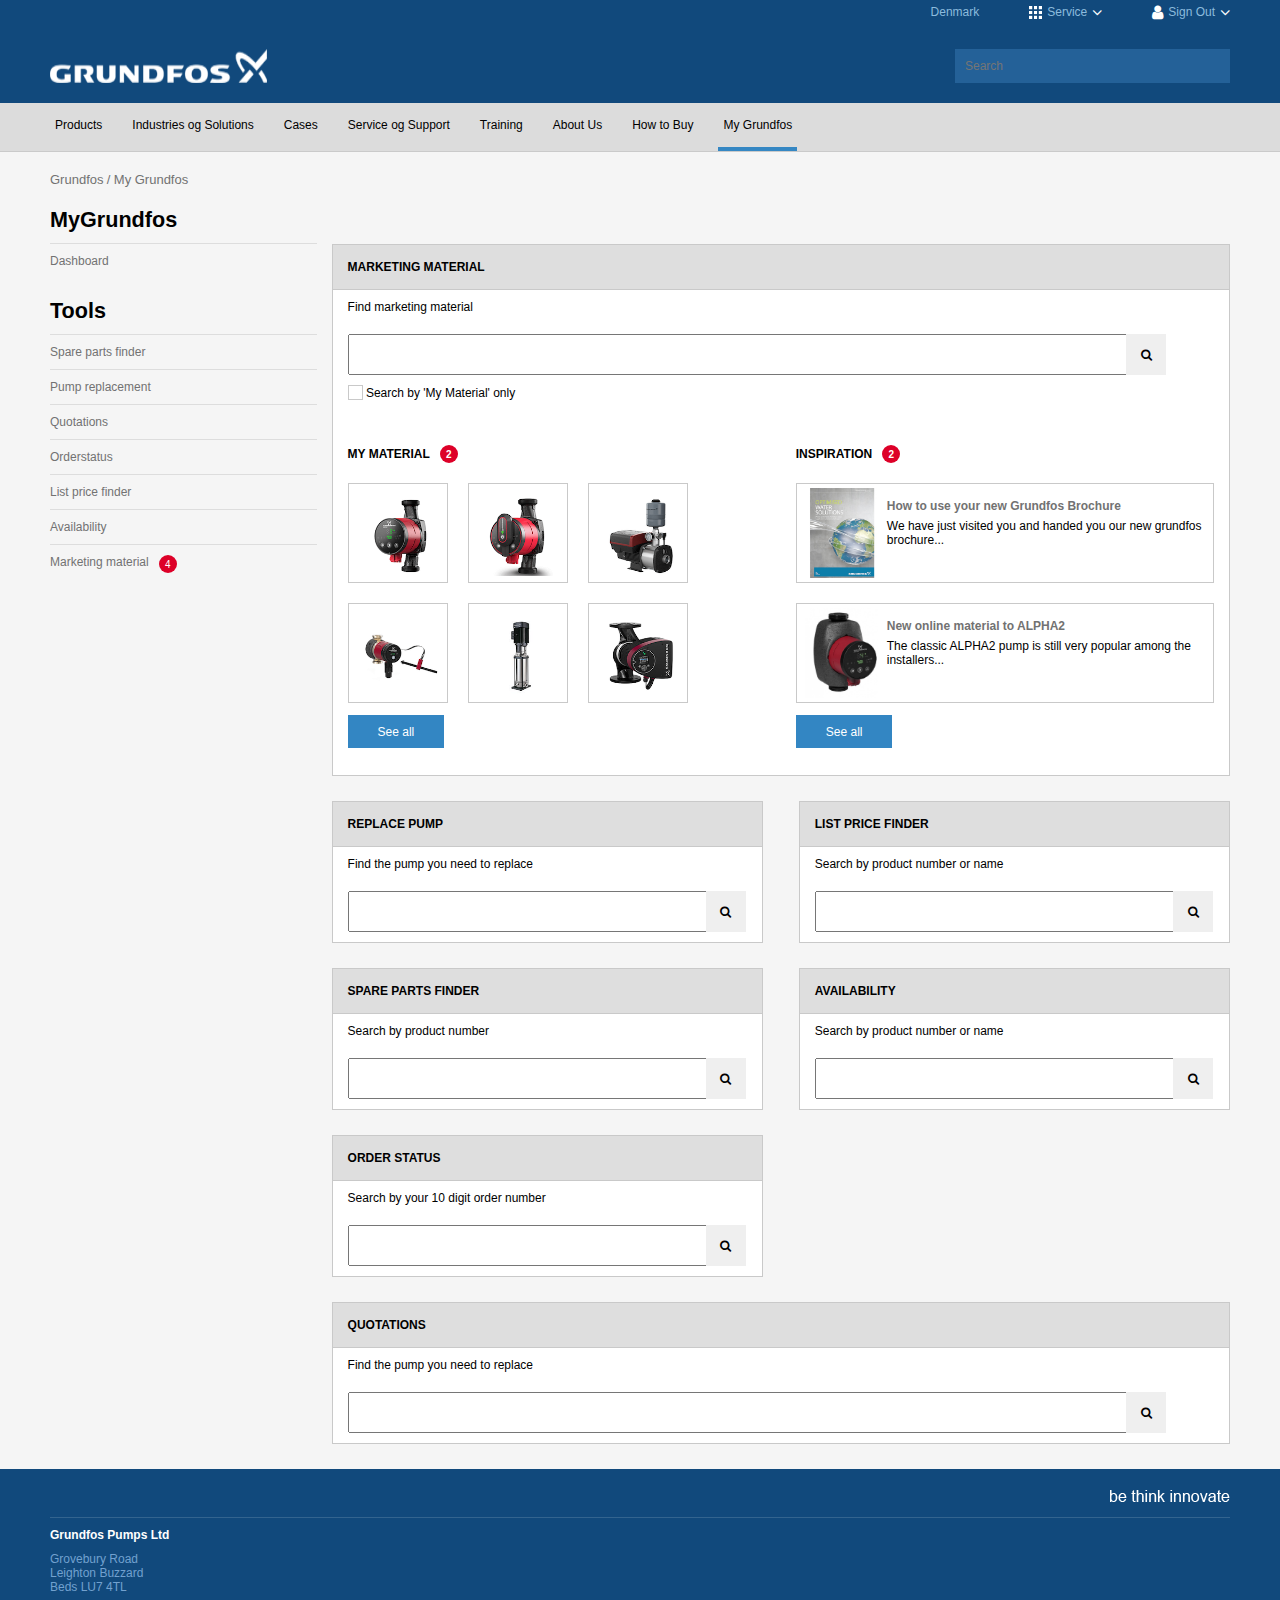
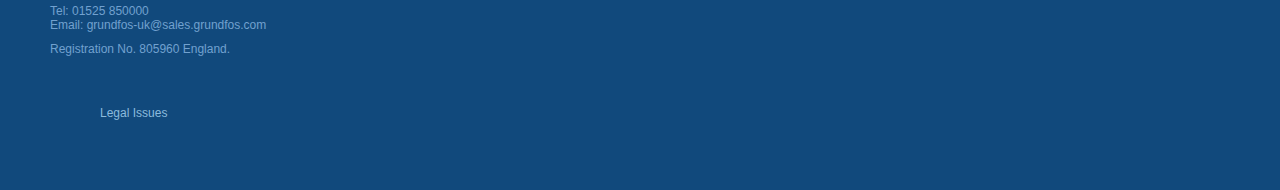
<file: index.html>
<!DOCTYPE html>
<html>
<head>
    <meta charset="utf-8">
    <title>My Grundfos</title>
    <link rel="stylesheet" href="css/skabelon.min.css">
    <link rel="stylesheet" href="css/mystyle.min.css">
    <link rel="stylesheet" href="fontawesome/scss/font-awesome.min.css">
</head>
<body>
  <header>
    <section class="top">
      <ul>
        <li>Denmark</li>
        <li><img src="img/grid-icon.png" alt="grid icon">Service <i class="fa fa-angle-down fa-lg" aria-hidden="true"></i></li>
        <li><i class="fa fa-user fa-lg" aria-hidden="true"></i>Sign Out <i class="fa fa-angle-down fa-lg" aria-hidden="true"></i></li>
      </ul>
    </section>
    <section class="bottom">
      <img src="img/grundfoslogo.png" alt="grundfos logo">
      <input type="text" placeholder="Search">
    </section>
  </header>

  <nav class="mainNav">
    <ul>
      <li>Products</li>
      <li>Industries og Solutions</li>
      <li>Cases</li>
      <li>Service og Support</li>
      <li>Training</li>
      <li>About Us</li>
      <li>How to Buy</li>
      <li class="active"><a href="index.html">My Grundfos</a></li>
    </ul>
  </nav>

  <section class="breadcrumbs">
    <a href="">Grundfos</a>
    <span>/</span>
    <a href="index.html">My Grundfos</a>
  </section>

    <section class="main-content">
      <aside>
        <h1>MyGrundfos</h1>
        <nav class="sideNav">
          <ul>
            <li><a href="index.html">Dashboard</a></li>
          </ul>
        </nav>

        <h2>Tools</h2>
        <nav class="sideNav">
          <ul>
            <li>Spare parts finder</li>
            <li>Pump replacement</li>
            <li>Quotations</li>
            <li>Orderstatus</li>
            <li>List price finder</li>
            <li>Availability</li>
            <li><a href="marketing.php">Marketing material</a><span class="h4-notifikation">4</span></li>
          </ul>
        </nav>
      </aside>

      <main>
        <section class="module large-module">
          <h3>Marketing Material</h3>
          <p>Find marketing material</p>
          <article class="module-search">
            <input type="text">
            <button class="iconButton"><i class="fa fa-search" aria-hidden="true"></i></button>
          </article>
          <input type="checkbox" name="search-my-material" class="search-my-material"> <label for="search-my-material">Search by 'My Material' only</label>
          <section class="marketing-module-flex">
            <article class="marketing-module-myMaterial">
              <h4>my material <span class="h4-notifikation">2</span></h4>
              <section class="img-grid">
                <section class="img-wrapper">
                  <img src="img/products/alpha2.png" alt="ALPHA2">
                  <div class="notifikation">2</div>
                </section>
                <section class="img-wrapper">
                  <img src="img/products/alpha3.png" alt="ALPHA3">
                </section>
                <section class="img-wrapper">
                  <img src="img/products/cmbe.png" alt="CMBE">
                </section>
                <section class="img-wrapper">
                  <img src="img/products/comfort.png" alt="CONLIFT">
                </section>
                <section class="img-wrapper">
                  <img src="img/products/crn.png" alt="CRN">
                </section>
                <section class="img-wrapper">
                  <img src="img/products/magna3.png" alt="MAGNA3">
                </section>
              </section>
              <button class="secondaryAction">See all</button>
            </article>
            <article class="marketing-module-inspiration">
              <h4>inspiration <span class="h4-notifikation">2</span></h4>
              <article class="inspiration-box">
                <img src="img/grundfosWaterUtilityRangeBrochure.jpg" alt="Grundfos Brochure">
                <section class="inspiration-box-text">
                  <p>How to use your new Grundfos Brochure</p>
                  <p>We have just visited you and handed you our new grundfos brochure...</p>
                </section>
                <button class="secondaryAction">read more</button>
              </article>
              <article class="inspiration-box">
                <img src="img/ALPHA2.jpg" alt="ALPHA2">
                <section class="inspiration-box-text">
                  <p>New online material to ALPHA2</p>
                  <p>The classic ALPHA2 pump is still very popular among the installers...</p>
                </section>
                <button class="secondaryAction">read more</button>
              </article>
              <button class="secondaryAction">See all</button>
            </article>
          </section>
        </section>

        <section class="module">
          <h3>Replace Pump</h3>
          <p>Find the pump you need to replace</p>
          <article class="module-search">
            <input type="text">
            <button class="iconButton"><i class="fa fa-search" aria-hidden="true"></i></button>
          </article>
        </section>

        <section class="module">
          <h3>List price finder</h3>
          <p>Search by product number or name</p>
          <article class="module-search">
            <input type="text">
            <button class="iconButton"><i class="fa fa-search" aria-hidden="true"></i></button>
          </article>
        </section>

        <section class="module">
          <h3>spare parts finder</h3>
          <p>Search by product number</p>
          <article class="module-search">
            <input type="text">
            <button class="iconButton"><i class="fa fa-search" aria-hidden="true"></i></button>
          </article>
        </section>

        <section class="module">
          <h3>availability</h3>
          <p>Search by product number or name</p>
          <article class="module-search">
            <input type="text">
            <button class="iconButton"><i class="fa fa-search" aria-hidden="true"></i></button>
          </article>
        </section>

        <section class="module">
          <h3>order status</h3>
          <p>Search by your 10 digit order number</p>
          <article class="module-search">
            <input type="text">
            <button class="iconButton"><i class="fa fa-search" aria-hidden="true"></i></button>
          </article>
        </section>

        <section class="module large-module">
          <h3>quotations</h3>
          <p>Find the pump you need to replace</p>
          <article class="module-search">
            <input type="text">
            <button class="iconButton"><i class="fa fa-search" aria-hidden="true"></i></button>
          </article>
        </section>
      </main>
    </section>

    <footer>
      <section class="be-think-innovate">
        <img src="img/bethinkinnovate.png" alt="Be Think Innovate">
      </section>

      <section class="contact">
        <h4>Grundfos Pumps Ltd</h4>
        <ul>
          <li>Grovebury Road</li>
          <li>Leighton Buzzard</li>
          <li>Beds LU7 4TL</li>
        </ul>
        <ul>
          <li>Tel: 01525 850000</li>
          <li>Email: grundfos-uk@sales.grundfos.com</li>
        </ul>
        <ul>
          <li>Registration No. 805960 England.</li>
        </ul>
        <a href="">Legal Issues</a>
      </section>
    </footer>

</body>

</html>
</file>
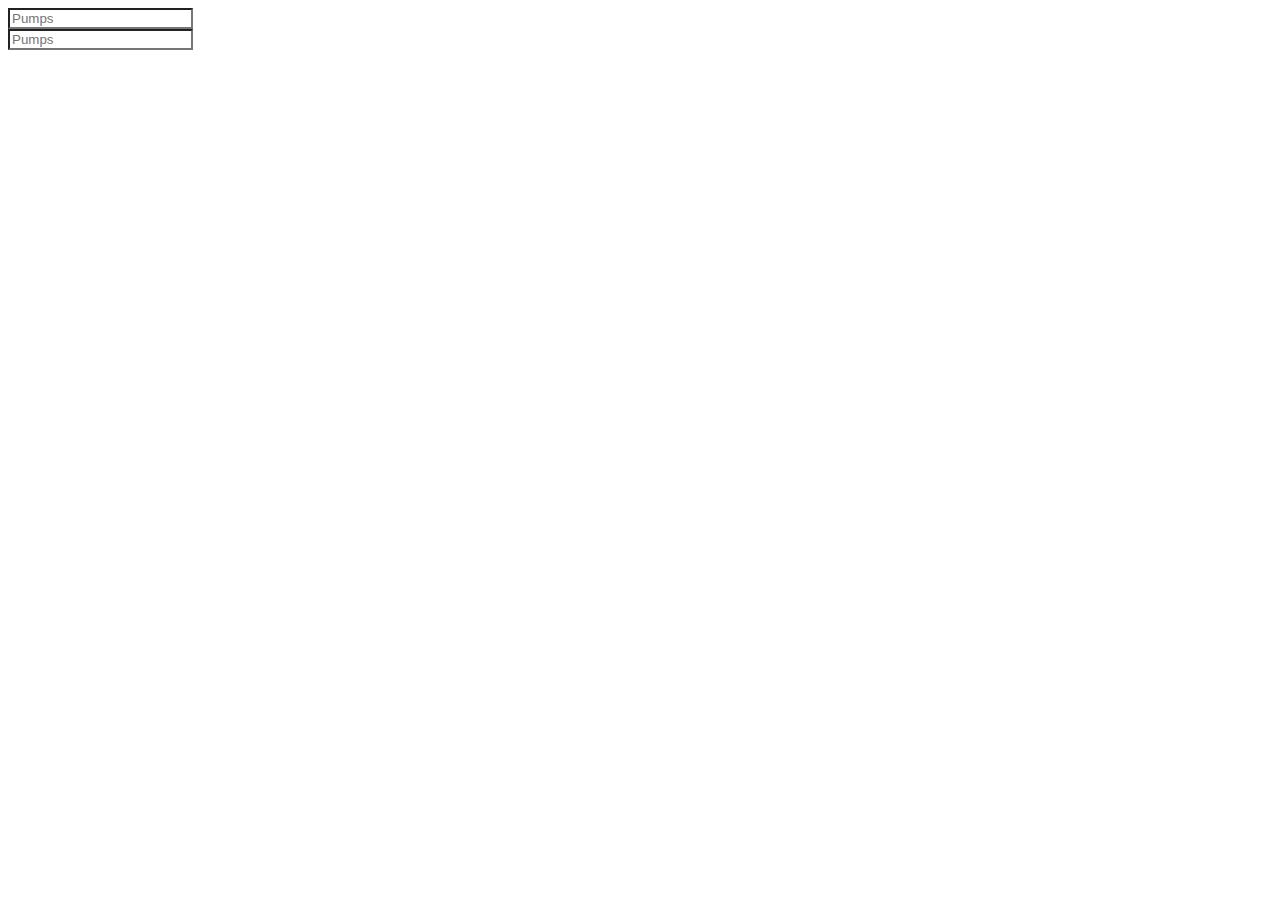
<file: typeahead_test/index.html>
<!DOCTYPE html>
<html>
  <head>
    <meta charset="utf-8">
    <title>typeahead</title>

    <style media="screen">
      tt-menu {
        background-color: grey;
        border: 1px solid black;
        padding: 10px;
      }
    </style>

  </head>
  <body>
    <div class="prefetch">
      <input class="typeahead" type="text" placeholder="Pumps">
    </div>

    <div class="prefetch">
      <input class="typeahead" type="text" placeholder="Pumps">
    </div>


<script src="https://ajax.googleapis.com/ajax/libs/jquery/3.2.1/jquery.min.js"></script>
<script src="typeahead.js/bloodhound.min.js" charset="utf-8"></script>
<script src="typeahead.js/typeahead.bundle.min.js" charset="utf-8"></script>
<script src="typeahead.js/typeahead.jquery.min.js" charset="utf-8"></script>
<script type="text/javascript">
var pumps = new Bloodhound({
  datumTokenizer: Bloodhound.tokenizers.whitespace,
  queryTokenizer: Bloodhound.tokenizers.whitespace,
  // url points to a json file that contains an array of country names, see
  // https://github.com/twitter/typeahead.js/blob/gh-pages/data/countries.json
  prefetch: 'data.json'
  });

  // passing in `null` for the `options` arguments will result in the default
  // options being used
  $('.prefetch .typeahead').typeahead(null, {
  name: 'pumps',
  source: pumps
});
</script>
  </body>
</html>
</file>
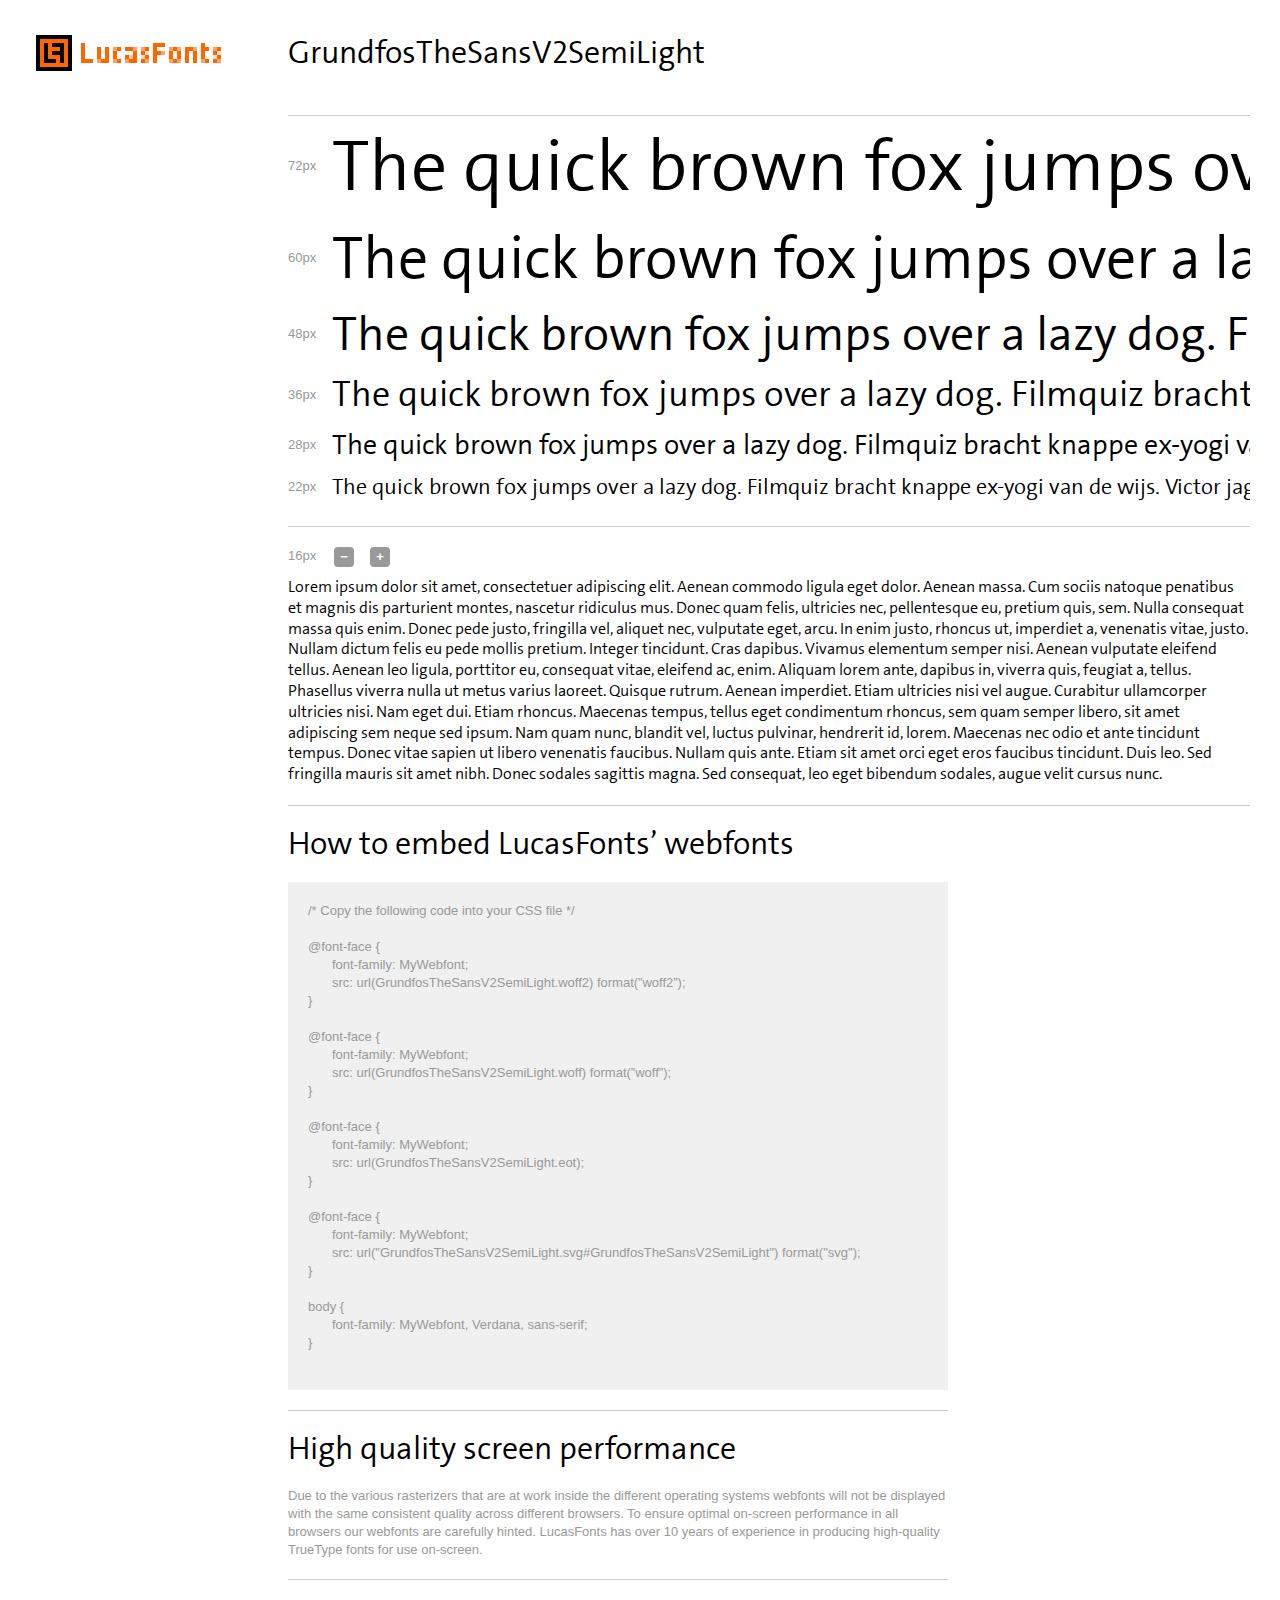
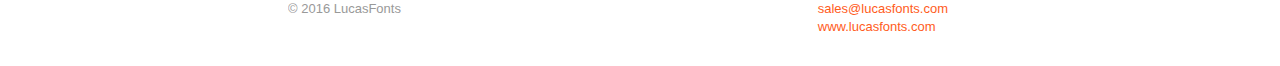
<file: css/GrundfosTheSansV2SemiLight 2.html>
﻿<!DOCTYPE html>
<html>
	<head>
		<meta charset="utf-8">
		<meta name="language" content="en">
				
		<title>GrundfosTheSansV2SemiLight Sample</title>
		
		<style type="text/css">
		<!--
		
			@font-face {
			   font-family: "MyWebfont";
			   src: url(GrundfosTheSansV2SemiLight.woff2) format("woff2");
			}
		
			@font-face {
			   font-family: "MyWebfont";
			   src: url(GrundfosTheSansV2SemiLight.woff) format("woff");
			}
			
			@font-face {
			   font-family: "MyWebfont";
			   src: url(GrundfosTheSansV2SemiLight.eot);
			}
			
			@font-face {
			   font-family: "MyWebfont";
			   src: url("GrundfosTheSansV2SemiLight.svg#GrundfosTheSansV2SemiLight") format("svg");
			}
			
			
			body {
				font-family: MyWebfont, Verdana, sans-serif;
				font-size: 13px;
				line-height: 18px;
				color: #999;
				margin: 0;
				padding: 0 30px 30px 36px;
			}
			
			p { margin: 0; }
			
			p.codeblock { margin-bottom: 18px; }
			
			a { color: #ff5c1c; text-decoration: none; outline: none; }
			
			a:hover, a:active { color: #d24c17; text-decoration: underline; }
			
			span { display: block; }
			
			span.indent { text-indent: 24px; }
			
			h1 { position: relative; width: 192px; height: 36px; text-indent: -9000px; }
			
			h1 a { width: 192px; height: 36px; display: block; }
			
			h2 { margin: 35px 0 44px 0; font-size: 32px; line-height: 36px; color: black; float: left; font-weight: normal; }
			
			h3 { font-size: 32px; line-height: 36px; color: black; margin: 0 0 20px 0; font-weight: normal; }
			
			#sample-wrapper { clear: both; margin: 0 0 0 252px; padding: 0 0 20px 0; border-top: 1px solid #CCCCCC; border-bottom: 1px solid #CCCCCC; overflow: hidden; }
			
			.px72 { line-height: 100px; }
			
			.px72 p.sample { font-size: 72px; }
			
			.px60 { line-height: 84px; }
			
			.px60 p.sample { font-size: 60px; }
			
			.px48 { line-height: 68px; }
			
			.px48 p.sample { font-size: 48px; }
			
			.px36 { line-height: 54px; }
			
			.px36 p.sample { font-size: 36px; }
			
			.px28 { line-height: 46px; }
			
			.px28 p.sample { font-size: 28px; }
			
			.px22 { line-height: 38px; }
			
			.px22 p.sample { font-size: 22px; }
			
			.sample-line { position: relative; }
			
			p.size { width: 44px; position: absolute; font-family: Verdana, sans-serif; }
			
			p.sample { min-width: 100%; position: relative; left: 44px; color: black; white-space: nowrap; }
			
			#pangram-wrapper { margin: 20px 0 0 252px; padding: 0 0 20px 0; border-bottom: 1px solid #CCCCCC; }
			
			#resizer { height: 30px; }
			
			#size-status { width: 30px; height: 30px; float: left; font-family: Verdana, sans-serif; }
			
			p#pangram { font-size: 16px; line-height: 1.3em; color: black; clear: both; }
			
			#minus, #plus { display: block; width: 20px; height: 20px; float: left; margin: 0 0 0 16px; font-family: Verdana, sans-serif; font-weight: bold; background: #999; color: white; line-height: 20px; text-align: center;
			
			 -webkit-border-radius: 4px; -moz-border-radius: 4px; border-radius: 4px; }
			
			#minus:hover, #plus:hover { cursor: pointer; color: white; background: #666; text-decoration: none; }
			
			#minus:active, #plus:active { margin-top: 1px; text-decoration: none; }
			
			.info-wrapper { width: 660px; margin: 20px 0 0 252px; padding: 0 0 20px 0; border-bottom: 1px solid #CCCCCC; }
			
			.info-wrapper p { font-family: Verdana, sans-serif; }
			
			code { display: block; width: 620px; background: #F0F0F0; padding: 20px; font-family: Verdana, sans-serif; overflow: hidden; }
			
			#footer { margin: 20px 0 0 252px; width: 660px; overflow: auto; font-family: Verdana, sans-serif; }
			
			.copyright { float: left; }
			
			.links { float: right; }
			
			.links a { display: block; }
			
			/*********** LOGO **************/
			
			#logo { width: 192px; height: 36px; float: left; position: relative; margin: 35px 60px 0 0; }
			
			#logo div {	position: absolute; overflow: hidden; }
			
			.black { background: black; }
			
			.orange { background: #ff6600; }
			
			.sub1 { width: 4px; height: 4px; background: #ffa366; }
			
			.sub2 { width: 4px; height: 4px; background: #ffc299; }
			
			.sub3 { width: 4px; height: 4px; background: #ffe1cc; }
			
			.lf1 { width: 36px; height: 36px; }
			
			.lf2 { width: 28px; height: 28px; top: 4px; left: 4px; }
			
			.l1 { width: 4px; height: 16px; top: 8px; left: 8px; }
			
			.l2 { width: 12px; height: 4px; top: 24px; left: 8px; }
			
			.f1 { width: 12px; height: 4px; top: 8px; left: 16px; }
			
			.f2 { width: 12px; height: 4px; top: 16px; left: 16px; }
			
			.f3 { width: 4px; height: 16px; top: 12px; left: 24px; }
			
			.l3 { width: 4px; height: 20px; top: 8px; left: 45px; }
			
			.l4 { width: 8px; height: 4px; top: 24px; left: 49px; }
			
			.u1 { width: 4px; height: 16px; top: 12px; left: 61px; }
			
			.u2 { width: 4px; height: 4px; top: 24px; left: 65px; }
			
			.u3 { width: 4px; height: 16px; top: 12px; left: 69px; }
			
			.u4 { top: 24px; left: 61px; }
			
			.c1 { width: 4px; height: 16px; top: 12px; left: 77px; }
			
			.c2 { width: 4px; height: 4px; top: 12px; left: 81px; }
			
			.c3 { width: 4px; height: 4px; top: 24px; left: 81px; }
			
			.c4 { top: 12px; left: 77px; }
			
			.c5 { top: 24px; left: 77px; }
			
			.a1 { width: 12px; height: 4px; top: 12px; left: 89px; }
			
			.a2 { width: 4px; height: 4px; top: 16px; left: 97px; }
			
			.a3 { width: 12px; height: 8px; top: 20px; left: 89px; }
			
			.a4 { top: 24px; left: 89px; }
			
			.a5 { top: 20px; left: 93px; }
			
			.a6 { top: 12px; left: 97px; }
			
			.s1 { width: 8px; height: 16px; top: 12px; left: 105px; }
			
			.s2 { top: 12px; left: 105px; }
			
			.s3 { top: 20px; left: 105px; }
			
			.s4 { top: 16px; left: 109px; }
			
			.s5 { top: 24px; left: 109px; }
			
			.f4 { width: 4px; height: 20px; top: 8px; left: 117px; }
			
			.f5 { width: 8px; height: 4px; top: 8px; left: 121px; }
			
			.f6 { width: 4px; height: 4px; top: 16px; left: 121px; }
			
			.f7 { top: 16px; left: 125px; }
			
			.o1 { width: 4px; height: 16px; top: 12px; left: 133px; }
			
			.o2 { width: 4px; height: 4px; top: 12px; left: 137px; }
			
			.o3 { width: 4px; height: 4px; top: 24px; left: 137px; }
			
			.o4 { width: 4px; height: 16px; top: 12px; left: 141px; }
			
			.o5 { top: 12px; left: 133px; }
			
			.o6 { top: 24px; left: 133px; }
			
			.o7 { top: 12px; left: 141px; }
			
			.o8 { top: 24px; left: 141px; }
			
			.n1 { width: 4px; height: 16px; top: 12px; left: 149px; }
			
			.n2 { width: 4px; height: 4px; top: 12px; left: 153px; }
			
			.n3 { width: 4px; height: 16px; top: 12px; left: 157px; }
			
			.n4 { top: 12px; left: 157px; }
			
			.t1 { width: 8px; height: 4px; top: 12px; left: 165px; }
			
			.t2 { width: 4px; height: 20px; top: 8px; left: 165px; }
			
			.t3 { width: 8px; height: 4px; top: 24px; left: 165px; }
			
			.t4 { top: 24px; left: 165px; }
			
			.s6 { width: 8px; height: 16px; top: 12px; left: 177px; }
			
			.s7 { top: 12px; left: 177px; }
			
			.s8 { top: 20px; left: 177px; }
			
			.s9 { top: 16px; left: 181px; }
			
			.s10 { top: 24px; left: 181px; }
		
		-->
		</style>
		<script type="text/javascript">
		//<![CDATA[
		
			var textSize = 16;
			
			window.onload = function() {
				var minusButton = document.createElement("a");
				minusButton.id ="minus";
				minusButton.href = "javascript:void(0)";
				minusButton.innerHTML = "−";
				document.getElementById('resizer').appendChild(minusButton);
				
				var plusButton = document.createElement("a");
				plusButton.id ="plus";
				plusButton.href = "javascript:void(0)";
				plusButton.innerHTML = "+";
				document.getElementById('resizer').appendChild(plusButton);
				
				minusButton.onclick = reduceText;
				plusButton.onclick = enlargeText;
			}
			
			function reduceText(){
				if (textSize >= 10){
					textSize -= 2;
					var newSize = textSize + "px";
			    	document.getElementById("pangram").style.fontSize = newSize;
			    	document.getElementById("size-status").innerHTML = newSize;
			    }
			}
		
			function enlargeText(){
				textSize += 2;
				var newSize = textSize + "px";
			    document.getElementById("pangram").style.fontSize = newSize;
			    document.getElementById("size-status").innerHTML = newSize;
			}		
					
		//]]>
		</script>
		
	</head>
	<body>
		<div id="logo">
			<div class="lf1 black"></div>
			<div class="lf2 orange"></div>
			<div class="l1 black"></div>
			<div class="l2 black"></div>
			<div class="f1 black"></div>
			<div class="f2 black"></div>
			<div class="f3 black"></div>
			<div class="l3 orange"></div>
			<div class="l4 orange"></div>
			<div class="u1 orange"></div>
			<div class="u2 orange"></div>
			<div class="u3 orange"></div>
			<div class="u4 sub1"></div>
			<div class="c1 orange"></div>
			<div class="c2 orange"></div>
			<div class="c3 orange"></div>
			<div class="c4 sub1"></div>
			<div class="c5 sub1"></div>
			<div class="a1 orange"></div>
			<div class="a2 orange"></div>
			<div class="a3 orange"></div>
			<div class="a4 sub1"></div>
			<div class="a5 sub2"></div>
			<div class="a6 sub1"></div>
			<div class="s1 orange"></div>
			<div class="s2 sub1"></div>
			<div class="s3 sub3"></div>
			<div class="s4 sub3"></div>
			<div class="s5 sub1"></div>
			<div class="f4 orange"></div>
			<div class="f5 orange"></div>
			<div class="f6 orange"></div>
			<div class="f7 sub1"></div>
			<div class="o1 orange"></div>
			<div class="o2 orange"></div>
			<div class="o3 orange"></div>
			<div class="o4 orange"></div>
			<div class="o5 sub1"></div>
			<div class="o6 sub1"></div>
			<div class="o7 sub1"></div>
			<div class="o8 sub1"></div>
			<div class="n1 orange"></div>
			<div class="n2 orange"></div>
			<div class="n3 orange"></div>
			<div class="n4 sub1"></div>
			<div class="t1 orange"></div>
			<div class="t2 orange"></div>
			<div class="t3 orange"></div>
			<div class="t4 sub1"></div>
			<div class="s6 orange"></div>
			<div class="s7 sub1"></div>
			<div class="s8 sub3"></div>
			<div class="s9 sub3"></div>
			<div class="s10 sub1"></div>
			<h1><a href="http:lucasfonts.com">LucasFonts</a></h1>
		</div>
		<h2>GrundfosTheSansV2SemiLight</h2>
		<div id="sample-wrapper">
			<div class="sample-line px72">
				<p class="size">72px</p>
				<p class="sample">The quick brown fox jumps over a lazy dog. Filmquiz bracht knappe ex-yogi van de wijs. Victor jagt zwölf Boxkämpfer quer über den großen Sylter Deich.</p>
			</div>
			<div class="sample-line px60">
				<p class="size">60px</p>
				<p class="sample">The quick brown fox jumps over a lazy dog. Filmquiz bracht knappe ex-yogi van de wijs. Victor jagt zwölf Boxkämpfer quer über den großen Sylter Deich.</p>
			</div>
			<div class="sample-line px48">
				<p class="size">48px</p>
				<p class="sample">The quick brown fox jumps over a lazy dog. Filmquiz bracht knappe ex-yogi van de wijs. Victor jagt zwölf Boxkämpfer quer über den großen Sylter Deich.</p>
			</div>
			<div class="sample-line px36">
				<p class="size">36px</p>
				<p class="sample">The quick brown fox jumps over a lazy dog. Filmquiz bracht knappe ex-yogi van de wijs. Victor jagt zwölf Boxkämpfer quer über den großen Sylter Deich..</p>
			</div>
			<div class="sample-line px28">
				<p class="size">28px</p>
				<p class="sample">The quick brown fox jumps over a lazy dog. Filmquiz bracht knappe ex-yogi van de wijs. Victor jagt zwölf Boxkämpfer quer über den großen Sylter Deich.</p>
			</div>
			<div class="sample-line px22">
				<p class="size">22px</p>
				<p class="sample">The quick brown fox jumps over a lazy dog. Filmquiz bracht knappe ex-yogi van de wijs. Victor jagt zwölf Boxkämpfer quer über den großen Sylter Deich.</p>
			</div>
		</div>
		<div id="pangram-wrapper">
			<div id="resizer">
				<div id="size-status">16px</div>
			</div>
			<p id="pangram">Lorem ipsum dolor sit amet, consectetuer adipiscing elit. Aenean commodo ligula eget dolor. Aenean massa. Cum sociis natoque penatibus et magnis dis parturient montes, nascetur ridiculus mus. Donec quam felis, ultricies nec, pellentesque eu, pretium quis, sem. Nulla consequat massa quis enim. Donec pede justo, fringilla vel, aliquet nec, vulputate eget, arcu. In enim justo, rhoncus ut, imperdiet a, venenatis vitae, justo. Nullam dictum felis eu pede mollis pretium. Integer tincidunt. Cras dapibus. Vivamus elementum semper nisi. Aenean vulputate eleifend tellus. Aenean leo ligula, porttitor eu, consequat vitae, eleifend ac, enim. Aliquam lorem ante, dapibus in, viverra quis, feugiat a, tellus. Phasellus viverra nulla ut metus varius laoreet. Quisque rutrum. Aenean imperdiet. Etiam ultricies nisi vel augue. Curabitur ullamcorper ultricies nisi. Nam eget dui. Etiam rhoncus. Maecenas tempus, tellus eget condimentum rhoncus, sem quam semper libero, sit amet adipiscing sem neque sed ipsum. Nam quam nunc, blandit vel, luctus pulvinar, hendrerit id, lorem. Maecenas nec odio et ante tincidunt tempus. Donec vitae sapien ut libero venenatis faucibus. Nullam quis ante. Etiam sit amet orci eget eros faucibus tincidunt. Duis leo. Sed fringilla mauris sit amet nibh. Donec sodales sagittis magna. Sed consequat, leo eget bibendum sodales, augue velit cursus nunc.</p>
		</div>
		<div class="info-wrapper">
			<h3>How to embed LucasFonts’ webfonts</h3>
			<code>
			<p class="codeblock">/* Copy the following code into your CSS file */</p>

			<p class="codeblock">
				<span>@font-face {</span>
	  			<span class="indent">font-family: MyWebfont;</span>
  				<span class="indent">src: url(GrundfosTheSansV2SemiLight.woff2) format(”woff2”);</span>
				}
			</p>
			
			<p class="codeblock">
				<span>@font-face {</span>
	  			<span class="indent">font-family: MyWebfont;</span>
  				<span class="indent">src: url(GrundfosTheSansV2SemiLight.woff) format(”woff”);</span>
				}
			</p>
			
			<p class="codeblock">
				<span>@font-face {</span>
  				<span class="indent">font-family: MyWebfont;</span>
  				<span class="indent">src: url(GrundfosTheSansV2SemiLight.eot);</span>
				}
			</p>
			
			<p class="codeblock">
				<span>@font-face {</span>
  				<span class="indent">font-family: MyWebfont;</span>
  				<span class="indent">src: url("GrundfosTheSansV2SemiLight.svg#GrundfosTheSansV2SemiLight") format("svg");</span>
				}
			</p>
			
			<p class="codeblock">
				<span>body {</span>
	  			<span class="indent">font-family: MyWebfont, Verdana, sans-serif;</span>
				}
			</p>
			
			</code>
		</div>
		<div class="info-wrapper">
			<h3>High quality screen performance</h3>
			<p>Due to the various rasterizers that are at work inside the different operating systems webfonts will not be displayed with the same consistent quality across different browsers. To ensure optimal on-screen performance in all browsers our webfonts are carefully hinted. LucasFonts has over 10 years of experience in producing high-quality TrueType fonts for use on-screen.</p>
		</div>
		<div id="footer">
			<p class="copyright">© 2016 LucasFonts</p>
			<p class="links">
				<a href="mailto:sales@lucasfonts.com">sales@lucasfonts.com</a>
				<a href="http://lucasfonts.com">www.lucasfonts.com</a>
			</p>
		</div>
	</body>
</html>
</file>
<file: css/skabelon.min.css>
﻿*{margin:0;padding:0;-webkit-box-sizing:border-box;box-sizing:border-box}*:focus{outline:none}@font-face{font-family:MyWebfont;src:url(GrundfosTheSansV2SemiLight.woff2) format(”woff2”)}@font-face{font-family:MyWebfont;src:url(GrundfosTheSansV2SemiLight.woff) format(”woff”)}@font-face{font-family:MyWebfont;src:url(GrundfosTheSansV2SemiLight.eot)}@font-face{font-family:MyWebfont;src:url("GrundfosTheSansV2SemiLight.svg#GrundfosTheSansV2SemiLight") format("svg")}header{background-color:#11497c;padding:0 50px}header .top ul{display:-webkit-box;display:-ms-flexbox;display:flex;list-style-type:none;-webkit-box-pack:end;-ms-flex-pack:end;justify-content:flex-end;padding-top:5px}header .top ul li{color:#8cbbdd;margin-left:50px;display:-webkit-box;display:-ms-flexbox;display:flex;-webkit-box-align:center;-ms-flex-align:center;align-items:center}header .top ul li img{width:13px;margin-right:5px}header .top ul li i.fa-angle-down{margin-left:5px;color:white}header .top ul li i.fa-user{margin-right:5px;color:white}header .bottom{display:-webkit-box;display:-ms-flexbox;display:flex;-webkit-box-pack:justify;-ms-flex-pack:justify;justify-content:space-between;padding:30px 0 20px 0}header .bottom input{width:275px;border:none;padding:10px;background:#246198;color:#6a9bc6}nav.mainNav{background:#dcdcdc;border-bottom:1px solid #cacaca;padding-left:35px}nav.mainNav ul{display:-webkit-box;display:-ms-flexbox;display:flex;list-style-type:none;padding:0 15px}nav.mainNav ul li{margin-right:20px;padding:15px 5px}nav.mainNav ul li:hover{background-color:#f5f5f5}nav.mainNav ul li a{color:black}nav.mainNav ul .active{border-bottom:4px solid #3587c3}.breadcrumbs{padding:20px 0 0 50px}.breadcrumbs a,.breadcrumbs span{color:#727272;font-size:13px}.main-content{display:-webkit-box;display:-ms-flexbox;display:flex;max-width:1280px;margin:0 auto}.main-content aside{width:25%;padding:20px 0 0 50px}.main-content aside h1,.main-content aside h2{margin-bottom:10px}.main-content aside nav.sideNav ul{list-style-type:none}.main-content aside nav.sideNav ul li{border-top:1px solid #ddd;padding:10px 0;color:#727272}.main-content aside nav.sideNav ul li:hover{background-color:white;cursor:pointer}.main-content aside nav.sideNav ul li:last-child{margin-bottom:20px;display:flex}.main-content aside nav.sideNav ul li a{color:#727272}.main-content aside nav.sideNav ul li span.h4-notifikation{background-color:#dd0028;color:white;height:18px;width:18px;font-size:10px;display:-webkit-box;display:-ms-flexbox;display:flex;-webkit-box-pack:center;-ms-flex-pack:center;justify-content:center;-webkit-box-align:center;-ms-flex-align:center;align-items:center;border-radius:50%;margin-left:10px}.main-content .sideNav ul li.active{background-color:#127bbd;color:white;padding:10px 5px}.main-content .sideNav ul li.active:hover{background-color:#127bbd;color:white;padding:10px 5px}.main-content .search-my-material{margin-left:15px;vertical-align:bottom}.main-content main{width:75%;margin:57px 0 0 15px;display:-webkit-box;display:-ms-flexbox;display:flex;-ms-flex-wrap:wrap;flex-wrap:wrap;-webkit-box-pack:justify;-ms-flex-pack:justify;justify-content:space-between;padding-right:50px}.main-content main .module{width:48%;border:1px solid #c9c9c9;margin-bottom:25px;background-color:white}.main-content main .module h3{background:#dedede;border-bottom:1px solid #c9c9c9;padding:15px;text-transform:uppercase;font-size:1em}.main-content main .module p{padding:10px 0 10px 15px}.main-content main .module .module-search{padding:10px 15px 10px 15px;display:-webkit-box;display:-ms-flexbox;display:flex}.main-content main .module .module-search input{padding:10px;width:90%}.main-content main .module .module-search input:focus{outline:none}.main-content main .large-module{width:100%}.main-content main .large-module .marketing-module-flex{display:-webkit-box;display:-ms-flexbox;display:flex}.main-content main .large-module .marketing-module-flex .marketing-module-myMaterial{width:50%;padding:15px}.main-content main .large-module .marketing-module-flex .marketing-module-myMaterial h4{text-transform:uppercase;margin:30px 0 20px 0;display:-webkit-box;display:-ms-flexbox;display:flex;-webkit-box-align:center;-ms-flex-align:center;align-items:center}.main-content main .large-module .marketing-module-flex .marketing-module-myMaterial h4 span.h4-notifikation{background-color:#dd0028;color:white;height:18px;width:18px;font-size:10px;display:-webkit-box;display:-ms-flexbox;display:flex;-webkit-box-pack:center;-ms-flex-pack:center;justify-content:center;-webkit-box-align:center;-ms-flex-align:center;align-items:center;border-radius:50%;margin-left:10px}.main-content main .large-module .marketing-module-flex .marketing-module-myMaterial .img-grid{display:-webkit-box;display:-ms-flexbox;display:flex;-ms-flex-wrap:wrap;flex-wrap:wrap}.main-content main .large-module .marketing-module-flex .marketing-module-myMaterial .img-grid .img-wrapper{border:1px solid #c9c9c9;width:100px;height:100px;margin-right:20px;position:relative;padding:1em}.main-content main .large-module .marketing-module-flex .marketing-module-myMaterial .img-grid .img-wrapper:hover .notifikation{opacity:1}.main-content main .large-module .marketing-module-flex .marketing-module-myMaterial .img-grid .img-wrapper img{width:80px;height:80px;-webkit-transition:opacity .4s ease;transition:opacity .4s ease}.main-content main .large-module .marketing-module-flex .marketing-module-myMaterial .img-grid .img-wrapper img:hover{opacity:.5;cursor:pointer}.main-content main .large-module .marketing-module-flex .marketing-module-myMaterial .img-grid .img-wrapper .notifikation{position:absolute;top:40%;left:42%;background-color:red;color:white;height:20px;width:20px;display:-webkit-box;display:-ms-flexbox;display:flex;-webkit-box-pack:center;-ms-flex-pack:center;justify-content:center;-webkit-box-align:center;-ms-flex-align:center;align-items:center;border-radius:50%;opacity:0;-webkit-transition:opacity .4s ease;transition:opacity .4s ease;cursor:pointer}.main-content main .large-module .marketing-module-flex .marketing-module-myMaterial .img-grid .img-wrapper .notifikation:hover ~ img{opacity:.5}.main-content main .large-module .marketing-module-flex .marketing-module-myMaterial .img-grid .img-wrapper:nth-child(4),.main-content main .large-module .marketing-module-flex .marketing-module-myMaterial .img-grid .img-wrapper:nth-child(5),.main-content main .large-module .marketing-module-flex .marketing-module-myMaterial .img-grid .img-wrapper:nth-child(6){margin-top:20px}.main-content main .large-module .marketing-module-flex .marketing-module-myMaterial .img-grid section:nth-child(3){margin:0}.main-content main .large-module .marketing-module-flex .marketing-module-myMaterial .secondaryAction{float:none;margin-top:1em;margin-bottom:1em}.main-content main .large-module .marketing-module-flex .marketing-module-inspiration{width:50%;padding:15px}.main-content main .large-module .marketing-module-flex .marketing-module-inspiration h4{text-transform:uppercase;margin:30px 0 20px 0;display:-webkit-box;display:-ms-flexbox;display:flex;-webkit-box-align:center;-ms-flex-align:center;align-items:center}.main-content main .large-module .marketing-module-flex .marketing-module-inspiration h4 span.h4-notifikation{background-color:#dd0028;color:white;height:18px;width:18px;font-size:10px;display:-webkit-box;display:-ms-flexbox;display:flex;-webkit-box-pack:center;-ms-flex-pack:center;justify-content:center;-webkit-box-align:center;-ms-flex-align:center;align-items:center;border-radius:50%;margin-left:10px}.main-content main .large-module .marketing-module-flex .marketing-module-inspiration .inspiration-box{border:1px solid #c9c9c9;height:100px;display:-webkit-box;display:-ms-flexbox;display:flex;position:relative}.main-content main .large-module .marketing-module-flex .marketing-module-inspiration .inspiration-box:nth-child(3){margin-top:20px}.main-content main .large-module .marketing-module-flex .marketing-module-inspiration .inspiration-box:hover img,.main-content main .large-module .marketing-module-flex .marketing-module-inspiration .inspiration-box:hover .inspiration-box-text{opacity:.2}.main-content main .large-module .marketing-module-flex .marketing-module-inspiration .inspiration-box:hover button{opacity:1}.main-content main .large-module .marketing-module-flex .marketing-module-inspiration .inspiration-box img{height:90px;width:90px;-ms-flex-item-align:center;align-self:center;-webkit-transition:opacity .4s ease;transition:opacity .4s ease}.main-content main .large-module .marketing-module-flex .marketing-module-inspiration .inspiration-box button{position:absolute;-ms-flex-item-align:center;align-self:center;left:40%;float:none;margin:0;opacity:0;cursor:pointer;transition:opacity .4s ease;text-transform:capitalize}.main-content main .large-module .marketing-module-flex .marketing-module-inspiration .inspiration-box .inspiration-box-text{-webkit-transition:opacity .4s ease;transition:opacity .4s ease}.main-content main .large-module .marketing-module-flex .marketing-module-inspiration .inspiration-box .inspiration-box-text p{padding:6px 0 0 0}.main-content main .large-module .marketing-module-flex .marketing-module-inspiration .inspiration-box .inspiration-box-text p:first-child{padding-top:15px;font-weight:600;color:#727272}.main-content main .large-module .marketing-module-flex .marketing-module-inspiration .secondaryAction{float:none;margin-top:1em;margin-bottom:1em}footer{background-color:#11497c;padding:20px 50px}footer .be-think-innovate{display:-webkit-box;display:-ms-flexbox;display:flex;-webkit-box-pack:end;-ms-flex-pack:end;justify-content:flex-end;border-bottom:1px solid #33648f}footer .be-think-innovate img{margin-bottom:15px}footer .contact h4{color:white;margin:10px 0}footer .contact ul{list-style-type:none;margin-bottom:10px}footer .contact ul li{color:#72a1cf}footer .contact a{color:#8cbbdd;display:block;margin:50px}
</file>
<file: css/mystyle.min.css>
body{font-family:MyWebfont, Verdana, sans-serif;font-size:12px;background-color:#f5f5f5}h1,h2{font-size:1.8em}a{text-decoration:none;color:black}ul{list-style:none}button,input{font-size:1em;font-family:MyWebfont, Verdana, sans-serif}button{cursor:pointer}.notifikation{position:absolute;background-color:#dd0028;right:-1px;top:-6px;z-index:4;border-radius:50%;width:18px;height:18px;color:white;font-size:10px;display:-webkit-box;display:-ms-flexbox;display:flex;-webkit-box-pack:center;-ms-flex-pack:center;justify-content:center;-webkit-box-align:center;-ms-flex-align:center;align-items:center}[type=checkbox]{-webkit-appearance:none;-moz-appearance:none;background-color:white;border:1px solid #c9c9c9;width:15px;height:15px}[type=checkbox]:focus{outline:none}[type=checkbox]:checked:after{content:'\2713';font-size:12px;position:absolute;padding-left:2px}.primaryAction{background-color:#6eb556;padding:0.8em 2.5em;border:none;color:white;position:absolute;right:0;cursor:pointer}.primaryAction:hover{background-color:#4aa22c}.secondaryAction{color:white;background-color:#3386c3;padding:0.8em 2.5em;border:none;float:right;margin-top:2em;margin-right:-3em;margin-bottom:-0.5em}.secondaryAction:hover{background-color:#0068b4}.iconButton{width:40px;border:none;margin-left:-1px;height:41px}.iconButton:hover{color:white;cursor:pointer}.displayNone{display:none}.show{display:block !important}main.marketing-main{display:block}main.marketing-main article.tab{overflow:hidden;border-bottom:1px solid #ccc}main.marketing-main article.tab button{background-color:inherit;float:left;border:none;outline:none;height:48px;border:1px solid #ccc;margin-right:-1px;text-transform:uppercase;cursor:pointer;padding:14px 16px;-webkit-transition:0.3s;transition:0.3s;font-size:13px;background-color:#e4e4e4;color:#727272;font-weight:bold;display:flex}main.marketing-main article.tab button:first-child{padding-bottom:1.3em}main.marketing-main article.tab button .h4-notifikation{background-color:#dd0028;color:white;height:18px;width:18px;font-weight:300;font-size:10px;display:-webkit-box;display:-ms-flexbox;display:flex;-webkit-box-pack:center;-ms-flex-pack:center;justify-content:center;-webkit-box-align:center;-ms-flex-align:center;align-items:center;border-radius:50%;margin-left:10px}main.marketing-main article.tab button:hover{background-color:#f5f5f5}main.marketing-main article.tab button.active{background-color:white;border-bottom:solid white 1px;color:black}main.marketing-main .tabcontent{display:none;padding:20px;border:1px solid #ccc;background:white;margin-top:-2px;margin-bottom:100px;-webkit-box-orient:vertical;-webkit-box-direction:normal;-ms-flex-direction:column;flex-direction:column}main.marketing-main .tabcontent #shuit{display:none}main.marketing-main .tabcontent h3{color:#727272}main.marketing-main .tabcontent p{font-size:13px;color:#333;font-weight:normal;margin:10px 0px}main.marketing-main .tabcontent label{color:#727272}main.marketing-main .tabcontent input{vertical-align:bottom}main.marketing-main .tabcontent div.awesomeplete{width:100%}main.marketing-main .animationWrapper{animation:fallIn 1s ease-in-out}#advancedSearch{padding:0 30px;margin-left:5px;background-color:#fcfcfc;border:0.5px solid #c9c9c9;cursor:pointer;height:41px}#advancedSearch:hover{background-color:#f2f2f2}@keyframes fallIn{0%{height:0}100%{height:350px}}#advancedSearchBox{animation:fallIn 1s ease;background-color:#fcfcfc;border:1px solid #c9c9c9;padding:2em 5em;margin:2em 0 1em 0;display:none}#advancedSearchBox #advancedSearchFlex{display:-webkit-box;display:-ms-flexbox;display:flex}#advancedSearchBox #advancedSearchFlex #productResult{width:70%}#advancedSearchBox #advancedSearchFlex #productResult #searchBar{display:-webkit-box;display:-ms-flexbox;display:flex;margin-bottom:1em}#advancedSearchBox #advancedSearchFlex #productResult ul{width:100%}#advancedSearchBox #advancedSearchFlex #productResult .productList li{width:55%;background-color:white;display:-webkit-box;display:-ms-flexbox;display:flex;border:1px solid #c9c9c9;margin-top:-1px;padding:0px 6px 0px 10px;-webkit-box-pack:justify;-ms-flex-pack:justify;justify-content:space-between}#advancedSearchBox #advancedSearchFlex #productResult .productList li button{padding:10px;border:none;background-color:transparent;font-weight:bold;color:#727272;opacity:0.5}#advancedSearchBox #advancedSearchFlex #productResult .productList li button:hover{opacity:1;cursor:pointer}#advancedSearchBox #category li{padding-bottom:1em}#advancedSearchBox .padding-bottom{padding-bottom:1em}section.up-arrow{position:relative;text-decoration:none;padding:20px}section.up-arrow:after{content:'';position:absolute;left:544px;bottom:100%;width:0;height:0;border-bottom:10px solid #c9c9c9;border-top:10px solid transparent;border-left:10px solid transparent;border-right:10px solid transparent}.prefetch{display:-webkit-box;display:-ms-flexbox;display:flex;margin-bottom:1em}.prefetch span.twitter-typeahead{width:50%}.prefetch span.twitter-typeahead .tt-menu{min-width:100%;-webkit-box-sizing:border-box;box-sizing:border-box;list-style:none;padding:0;border-radius:.3em;margin:.2em 0 0;background:rgba(255,255,255,0.9);background:-webkit-gradient(linear, left top, right bottom, from(white), to(rgba(255,255,255,0.8)));background:linear-gradient(to bottom right, white, rgba(255,255,255,0.8));border:1px solid rgba(0,0,0,0.3);-webkit-box-shadow:0.05em 0.2em 0.6em rgba(0,0,0,0.2);box-shadow:0.05em 0.2em 0.6em rgba(0,0,0,0.2);text-shadow:none}.prefetch span.twitter-typeahead .tt-menu .tt-dataset .tt-suggestion{position:relative;padding:.2em .5em;cursor:pointer}.prefetch span.twitter-typeahead .tt-menu .tt-dataset .tt-suggestion:hover{background:#b8d3e0;color:black}.prefetch span.twitter-typeahead .tt-input,.prefetch span.twitter-typeahead .tt-hint{padding:12px;width:100%;border:1px solid #c9c9c9}.prefetch span.twitter-typeahead .tt-hint{color:rgba(0,0,0,0.5)}#searchResult,#advancedSearchResult{border-top:1px solid #c9c9c9;margin-top:20px;padding:12px 0;position:relative}#searchResult p,#advancedSearchResult p{margin-bottom:5px}#searchResult .download,#advancedSearchResult .download{padding:20px 0px}#searchResult .download .selectBox,#advancedSearchResult .download .selectBox{width:100%}#searchResult .download label,#advancedSearchResult .download label{vertical-align:bottom;padding-right:30px}.showImage a{position:relative}.showImage a span{position:absolute;display:none;z-index:99}.showImage a:hover span{display:block}.showImage a img{max-width:600px;max-height:200px;border:1px solid #c9c9c9;margin-top:-50%;margin-left:20px}#table-header{color:#fff;width:calc(100% + 1px);padding:8px;background-color:#11497c;border-right:1px solid #c9c9c9;border-left:1px solid #c9c9c9;border-top:1px solid #c9c9c9;border-collapse:unset}#table-header:active{outline:none}#table-header tr{padding:8px}#table-header .td-size{text-align:left}details{color:#333;border-bottom:1px solid #c9c9c9;border-right:1px solid #c9c9c9;border-left:1px solid #c9c9c9}details:focus{outline:none}details summary{padding:8px;background-color:#8cbbdd;text-transform:uppercase;border-top:1px solid #c9c9c9}details summary:focus{outline:none}details details{border:none}details details:focus{outline:none}details details summary{padding:6px 8px;background-color:#f2f2f2;text-transform:capitalize}details details summary:focus{outline:none}details[open] table{animation:sweepin .5s ease-in-out;animation-fill-mode:forwards}@keyframes sweepin{0%{opacity:0;margin-top:-100px}30%{opacity:1}100%{margin-top:0px}}details{overflow:hidden}summary{z-index:999999999;position:relative}table{width:100%;border-collapse:collapse}table tr{border-top:1px solid #c9c9c9}table tr td{padding:5px 4px}table tr .td-checkbox{width:2%}table tr .showImage{width:2%}table tr .td-name{width:57%}table tr .td-type{width:15%}table tr .td-type .typeLabel{background-color:#c9c9c9;color:white;padding:.3em 0em;font-size:0.8em;width:39px;display:block;text-align:center}table tr .td-file{width:7%}table tr .td-size{width:4%;text-align:right;padding-right:0}table tr .td-unit{width:6%}table tr .td-update{width:7%}.tabRedirect{align-self:center}main.marketing-main .myMaterial,main.marketing-main .inspiration{-webkit-box-orient:horizontal;-webkit-box-direction:normal;-ms-flex-direction:row;flex-direction:row}.main-content aside.filterCategory{width:20%;background-color:#fcfcfc;border:1px solid #c9c9c9;margin:1.5% .8%;height:100%;padding:1em 0.5em}.main-content aside.filterCategory h3{padding-bottom:1em}.main-content aside.filterCategory li{padding-bottom:1em}.filterCategory form p.newUpdates{color:#dd0028}.filterCategory form ul li:first-child{border-bottom:1px dashed #c9c9c9;margin-bottom:1em}.up-arrow-blue{position:relative;text-decoration:none}.up-arrow-blue:after{content:'';position:absolute;left:65px;bottom:100%;width:0;height:0;border-bottom:10px solid #11497c;border-top:10px solid transparent;border-left:10px solid transparent;border-right:10px solid transparent}@keyframes fallIn{0%{opacity:0}100%{opacity:1}}.my-material{width:80%;margin-top:.4em}.my-material .product-thumb{animation:fallIn 1s ease-in-out;animation-fill-mode:forwards;width:22%;cursor:pointer;position:relative}.my-material .generelProducts{width:97%}.my-material .product-thumb,.my-material .generelProducts{margin:1.2%;border:1px solid #c9c9c9;text-align:center;display:inline-block}.my-material .product-thumb:last-child img,.my-material .generelProducts:last-child img{width:500px}.my-material .product-thumb h3,.my-material .generelProducts h3{border-top:1px solid #c9c9c9;padding:10px}.my-material .product-thumb img,.my-material .generelProducts img{width:100%;padding:10px}.productMaterial{width:97%;height:auto;margin:1.2%;position:relative;border:1px solid #34648f;padding-bottom:50px}.productMaterial #table-header{border:0}.productMaterial details{border-left:0;border-right:0}.productMaterial .selectBox{margin-top:20px;margin-left:5px}.productMaterial .primaryAction{bottom:15px;margin-right:5px}.newUpdates{color:#dd0028}.inspirationArticles{width:80%;margin-top:.5em;animation:fallIn 1s ease-in-out;animation-fill-mode:forwards}.inspirationArticles .articleBox{position:relative}.inspirationArticles .inspArticle{width:auto;margin:1%;margin-bottom:2%;border:1px solid #c9c9c9;display:-webkit-box;display:-ms-flexbox;display:flex;-webkit-box-orient:vertical;-webkit-box-direction:normal;-ms-flex-direction:column;flex-direction:column;position:relative}.inspirationArticles .inspArticle .inspHeadline{padding-top:1em}.inspirationArticles .inspArticle .date{color:#c9c9c9}.inspirationArticles .inspArticle section{display:-webkit-box;display:-ms-flexbox;display:flex}.inspirationArticles .inspArticle img{width:150px;height:150px;padding:1em}.inspirationArticles .inspArticle p{padding-right:2em;line-height:1.4em}.inspirationArticles .inspArticle #ALPHA2MaterialImg{width:100%;height:auto;padding:2em 0 4em 0}.inspirationArticles .inspArticle #rollUpImg{width:100%;height:auto;padding:2em 2em 5em 0}.inspirationArticles .more{height:160px;overflow:hidden}.inspirationArticles .seeMore{position:absolute;right:42px;bottom:12px;width:133px}.inspirationArticles .primaryAction{position:relative;float:right;margin-right:143px;bottom:6px;margin-top:3em}.gradientBox{height:260px;background:-webkit-linear-gradient(transparent, white);background:-o-linear-gradient(transparent, white);background:linear-gradient(transparent, white);margin-bottom:-1px;border-bottom:1px solid #c9c9c9}
</file>
